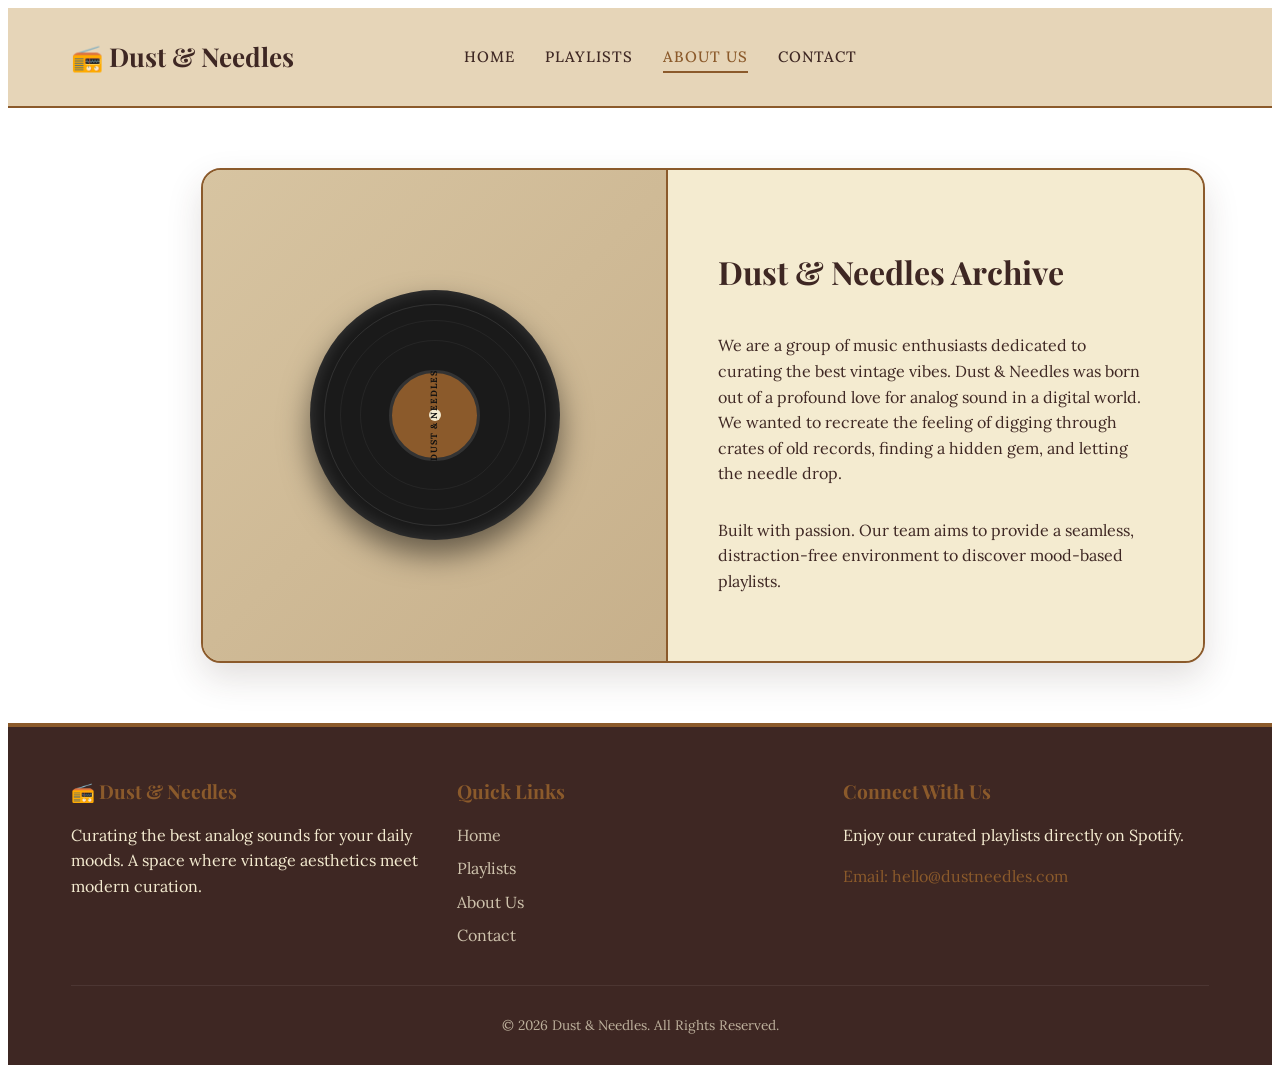
<file: about.html>
<!DOCTYPE html>
<html lang="en">
<head>
    <meta charset="UTF-8">
    <meta name="viewport" content="width=device-width, initial-scale=1.0">
    <title>About Us | Dust & Needles</title>
    <link href="https://fonts.googleapis.com/css2?family=Playfair+Display:ital,wght@0,600;0,700;1,600&family=Lora:wght@400;500&display=swap" rel="stylesheet">
    <link rel="stylesheet" href="css/style.css">
    <style>
        /* Sini kita paksa keseluruhan skrin HTML dan Body guna wallpaper kereta retro anda */
        html, body.custom-about-page {
            background-image: url('https://i.pinimg.com/736x/0c/e2/f4/0ce2f4c811ae0712e2dce94571bc6ae1.jpg') !important;
            background-repeat: no-repeat !important;
            background-position: center !important;
            background-size: cover !important;
            background-attachment: fixed !important;
            background-color: transparent !important;
        }
        
        /* Kita buang sebarang warna background kelabu/krim yang menutup gambar pada bahagian kad */
        .custom-about-page .split-card-wrapper {
            background: transparent !important;
            background-color: transparent !important;
        }
    </style>
</head>
<!-- Kita tukar class body supaya fail style.css lama tidak dapat kacau halaman ini -->
<body class="custom-about-page">
    <header>
        <a href="index.html" class="logo">📻 Dust & Needles</a>
        <button class="mobile-menu-btn" onclick="toggleMenu()">☰</button>
        <nav>
            <ul id="nav-links">
                <li><a href="index.html">Home</a></li>
                <li><a href="playlists.html">Playlists</a></li>
                <li><a href="about.html" class="active">About Us</a></li>
                <li><a href="contact.html">Contact</a></li>
            </ul>
        </nav>
    </header>

    <main class="split-card-wrapper">
        <div class="split-card">
            
            <!-- Bahagian Kiri: Piring Hitam (Saiz Normal) -->
            <div class="split-vinyl-side">
                <div class="vinyl-medium spin">
                    <div class="vinyl-grooves-medium"></div>
                    <div class="vinyl-label-medium">
                        <span class="vertical-text-label">DUST & NEEDLES</span>
                        <div class="vinyl-hole" style="width: 12px; height: 12px;"></div>
                    </div>
                </div>
            </div>
            
            <!-- Bahagian Kanan: Teks About Us -->
            <div class="split-content-side">
                <h2 style="font-family: 'Playfair Display', serif; font-size: 32px; color: var(--text-dark); margin-bottom: 20px;">Dust & Needles Archive</h2>
                <p style="margin-bottom: 15px;">We are a group of music enthusiasts dedicated to curating the best vintage vibes. Dust & Needles was born out of a profound love for analog sound in a digital world. We wanted to recreate the feeling of digging through crates of old records, finding a hidden gem, and letting the needle drop.</p>
                <p>Built with passion. Our team aims to provide a seamless, distraction-free environment to discover mood-based playlists.</p>
            </div>

        </div>
    </main>

    <footer class="premium-footer">
        <div class="footer-container">
            <div class="footer-about">
                <h3>📻 Dust & Needles</h3>
                <p>Curating the best analog sounds for your daily moods. A space where vintage aesthetics meet modern curation.</p>
            </div>
            <div class="footer-links">
                <h3>Quick Links</h3>
                <ul>
                    <li><a href="index.html">Home</a></li>
                    <li><a href="playlists.html">Playlists</a></li>
                    <li><a href="about.html">About Us</a></li>
                    <li><a href="contact.html">Contact</a></li>
                </ul>
            </div>
            <div class="footer-social">
                <h3>Connect With Us</h3>
                <p>Enjoy our curated playlists directly on Spotify.</p>
                <p style="margin-top: 10px; color: var(--accent-gold);">Email: hello@dustneedles.com</p>
            </div>
        </div>
        <div class="footer-bottom">
            <p>&copy; 2026 Dust & Needles. All Rights Reserved.</p>
        </div>
    </footer>

    <script src="js/script.js"></script>
</body>
</html>
</file>
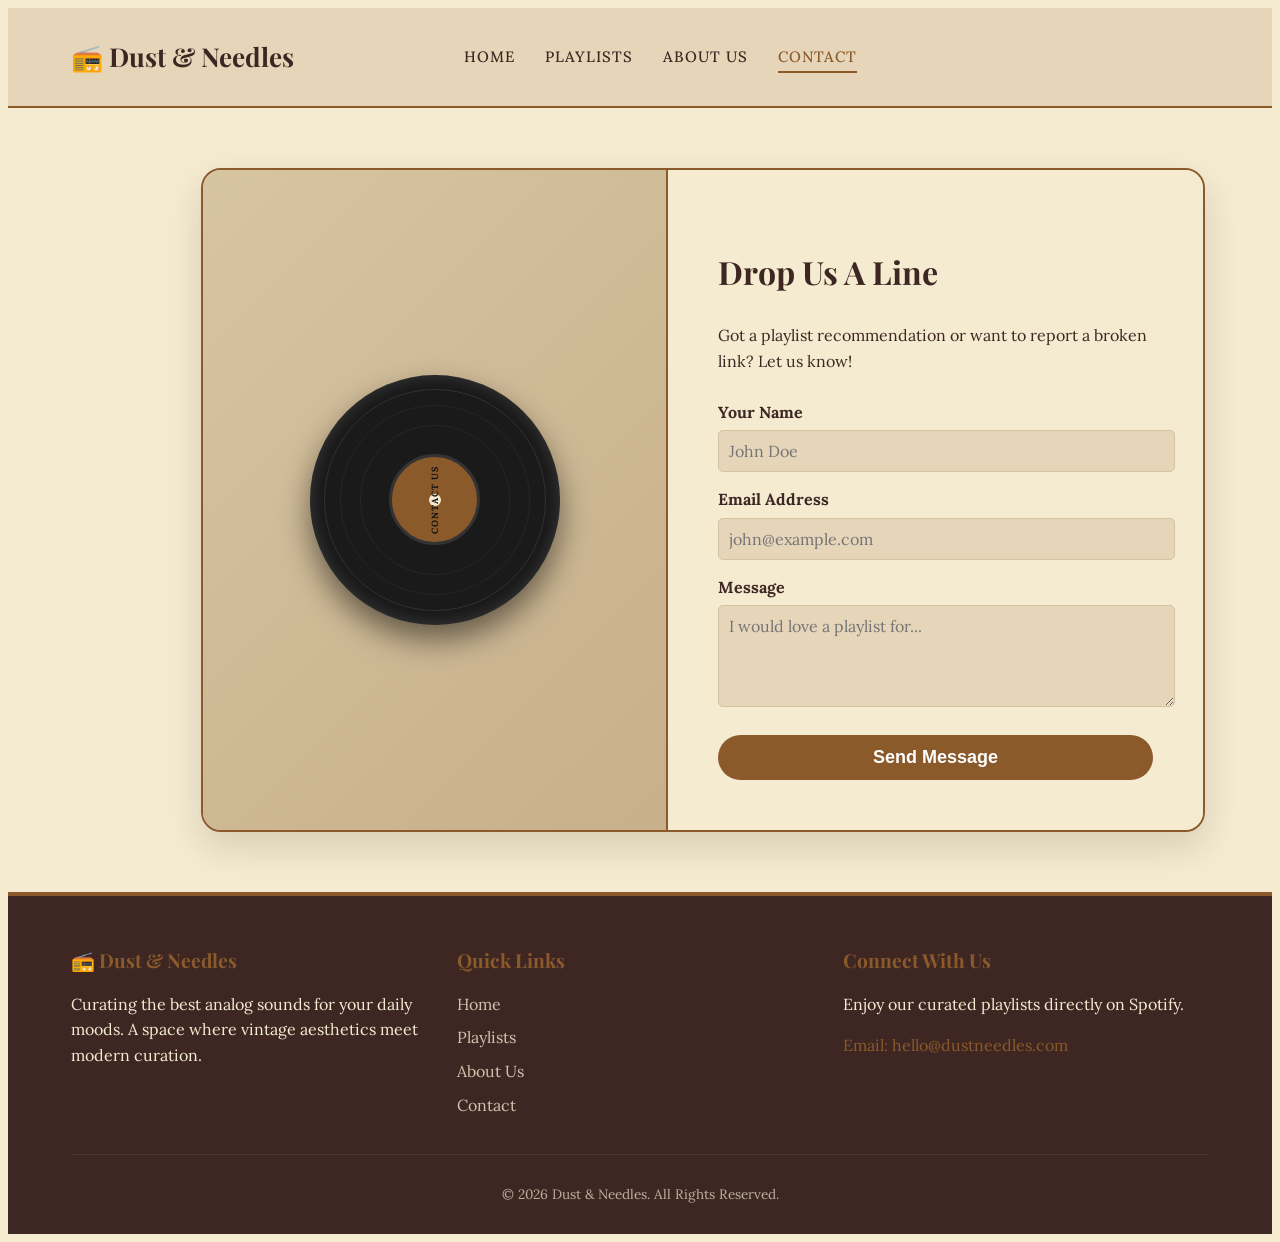
<file: contact.html>
<!DOCTYPE html>
<html lang="en">
<head>
    <meta charset="UTF-8">
    <meta name="viewport" content="width=device-width, initial-scale=1.0">
    <title>Contact | Dust & Needles</title>
    <link href="https://fonts.googleapis.com/css2?family=Playfair+Display:ital,wght@0,600;0,700;1,600&family=Lora:wght@400;500&display=swap" rel="stylesheet">
    <link rel="stylesheet" href="css/style.css">
    <style>
        body {
            background-image: url('https://i.pinimg.com/1200x/ec/8b/f7/ec8bf7c94e73e8db47d1950c84b60f38.jpg');
            background-repeat: no-repeat;
            background-position: center;
            background-size: cover;
            background-attachment: fixed;
        }
    </style>
</head>
<body>
    <header>
        <a href="index.html" class="logo">📻 Dust & Needles</a>
        <button class="mobile-menu-btn" onclick="toggleMenu()">☰</button>
        <nav>
            <ul id="nav-links">
                <li><a href="index.html">Home</a></li>
                <li><a href="playlists.html">Playlists</a></li>
                <li><a href="about.html">About Us</a></li>
                <li><a href="contact.html" class="active">Contact</a></li>
            </ul>
        </nav>
    </header>

    <main class="split-card-wrapper">
        <div class="split-card">
            <div class="split-vinyl-side">
                <div class="vinyl-medium spin">
                    <div class="vinyl-grooves-medium"></div>
                    <div class="vinyl-label-medium">
                        <span class="vertical-text-label">CONTACT US</span>
                        <div class="vinyl-hole" style="width: 12px; height: 12px;"></div>
                    </div>
                </div>
            </div>
            <div class="split-content-side">
                <h2 style="font-family: 'Playfair Display', serif; font-size: 32px; color: var(--text-dark); margin-bottom: 10px;">Drop Us A Line</h2>
                <p style="margin-bottom: 25px;">Got a playlist recommendation or want to report a broken link? Let us know!</p>
                
                <form action="https://formsubmit.co/saiyidahyusofs.work@gmail.com" method="POST" style="width: 100%;">
                    <input type="hidden" name="_autoresponse" value="Hi! Terima kasih kerana menghubungi Dust & Needles. Kami telah menerima mesej anda dan akan membalas segera.">
                    <input type="hidden" name="_next" value="https://dust-needles.netlify.app/contact.html">
                    <input type="hidden" name="_captcha" value="false">

                    <div class="form-group" style="margin-bottom: 15px;">
                        <label for="name" style="display: block; margin-bottom: 5px; font-weight: bold;">Your Name</label>
                        <input type="text" name="name" id="name" required placeholder="John Doe" style="width: 100%; padding: 10px; border-radius: 5px; border: 1px solid var(--border-color); background: var(--bg-paper);">
                    </div>
                    <div class="form-group" style="margin-bottom: 15px;">
                        <label for="email" style="display: block; margin-bottom: 5px; font-weight: bold;">Email Address</label>
                        <input type="email" name="email" id="email" required placeholder="john@example.com" style="width: 100%; padding: 10px; border-radius: 5px; border: 1px solid var(--border-color); background: var(--bg-paper);">
                    </div>
                    <div class="form-group" style="margin-bottom: 20px;">
                        <label for="message" style="display: block; margin-bottom: 5px; font-weight: bold;">Message</label>
                        <textarea name="message" id="message" rows="4" required placeholder="I would love a playlist for..." style="width: 100%; padding: 10px; border-radius: 5px; border: 1px solid var(--border-color); background: var(--bg-paper);"></textarea>
                    </div>
                    <button type="submit" class="submit-btn" style="width: 100%; padding: 12px; border-radius: 30px;">Send Message</button>
                </form>
            </div>
        </div>
    </main>

    <footer class="premium-footer">
        <div class="footer-container">
            <div class="footer-about">
                <h3>📻 Dust & Needles</h3>
                <p>Curating the best analog sounds for your daily moods. A space where vintage aesthetics meet modern curation.</p>
            </div>
            <div class="footer-links">
                <h3>Quick Links</h3>
                <ul>
                    <li><a href="index.html">Home</a></li>
                    <li><a href="playlists.html">Playlists</a></li>
                    <li><a href="about.html">About Us</a></li>
                    <li><a href="contact.html">Contact</a></li>
                </ul>
            </div>
            <div class="footer-social">
                <h3>Connect With Us</h3>
                <p>Enjoy our curated playlists directly on Spotify.</p>
                <p style="margin-top: 10px; color: var(--accent-gold);">Email: hello@dustneedles.com</p>
            </div>
        </div>
        <div class="footer-bottom">
            <p>&copy; 2026 Dust & Needles. All Rights Reserved.</p>
        </div>
    </footer>

    <script src="js/script.js"></script>
</body>
</html>
</file>
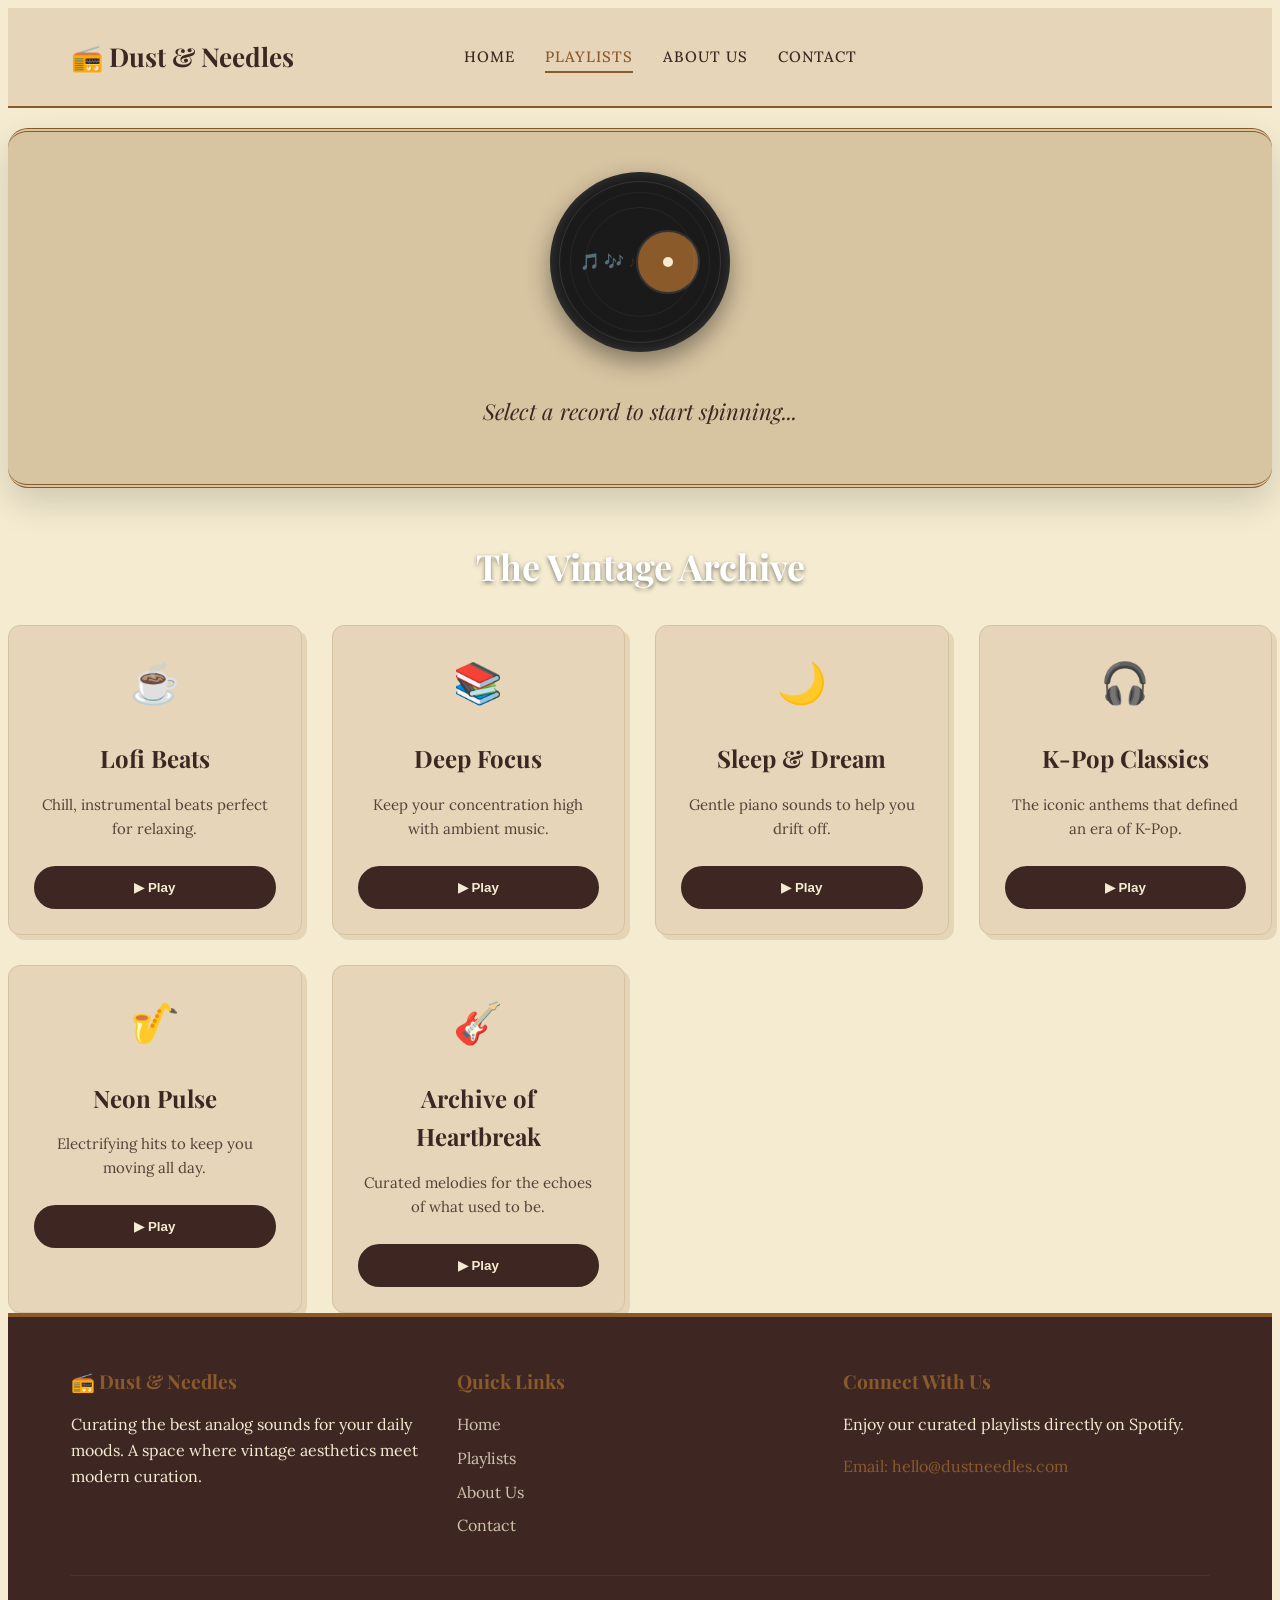
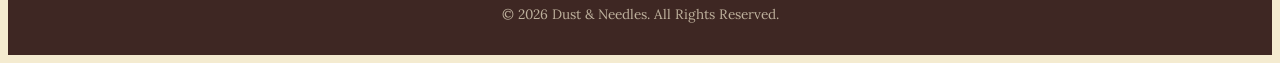
<file: playlists.html>
<!DOCTYPE html>
<html lang="en">
<head>
    <meta charset="UTF-8">
    <meta name="viewport" content="width=device-width, initial-scale=1.0">
    <title>Playlists | Dust & Needles</title>
    <link href="https://fonts.googleapis.com/css2?family=Playfair+Display:ital,wght@0,600;0,700;1,600&family=Lora:wght@400;500&display=swap" rel="stylesheet">
    <link rel="stylesheet" href="css/style.css">
    
    <style>
        body {
            /* Menggunakan gambar baharu pilihan anda (fc1344...) secara 100% tanpa sebarang lapisan lutsinar */
            background-image: url('https://i.pinimg.com/736x/fc/13/44/fc1344f4904563523421a0b3b2076041.jpg') !important;
            background-size: cover !important;
            background-position: center !important;
            background-attachment: fixed !important; /* Gambar kekal statik bila scroll ke bawah */
        }
        
        /* Kotak player utama dibuat sepenuhnya padat (solid background) */
        .player-section {
            background: #d7c4a1 !important; /* Warna krim pekat padat */
            box-shadow: 0 15px 35px rgba(0,0,0,0.15);
            border-radius: 20px;
            margin-top: 20px;
        }

        /* Kotak kad lagu dibuat sepenuhnya padat (solid background) */
        .playlist-card {
            background-color: #e6d5b8 !important; /* Warna kad asal tanpa kesan lutsinar */
        }

        /* MEMAKSA TAJUK UTAMA MENJADI WARNA PUTIH */
        .section-title {
            color: #ffffff !important;
            text-shadow: 0 2px 4px rgba(0, 0, 0, 0.5) !important; /* Sedikit bayang hitam supaya teks putih lebih timbul */
        }
    </style>
</head>
<body>
    <header>
        <a href="index.html" class="logo">📻 Dust & Needles</a>
        <button class="mobile-menu-btn" onclick="toggleMenu()">☰</button>
        <nav>
            <ul id="nav-links">
                <li><a href="index.html">Home</a></li>
                <li><a href="playlists.html" class="active">Playlists</a></li>
                <li><a href="about.html">About Us</a></li>
                <li><a href="contact.html">Contact</a></li>
            </ul>
        </nav>
    </header>

    <main>
        <section class="player-section">
            <div class="vinyl-container" id="vinyl-record">
                <div class="vinyl-grooves"></div>
                
                <div class="music-notes">
                    <span class="note note1">🎵</span>
                    <span class="note note2">🎶</span>
                    <span class="note note3">♪</span>
                </div>

                <div class="vinyl-label" id="vinyl-label">
                    <div class="vinyl-hole"></div>
                </div>
            </div>
            
            <p class="now-playing-title" id="status-text">Select a record to start spinning...</p>
            
            <div class="spotify-container" id="spotify-wrapper">
                <iframe id="spotify-player" src="" width="100%" height="152" frameBorder="0" allowfullscreen="" allow="autoplay; clipboard-write; encrypted-media; fullscreen; picture-in-picture" loading="lazy"></iframe>
            </div>
        </section>

        <h2 class="section-title">The Vintage Archive</h2>
        
        <div class="playlist-grid">
            <div class="playlist-card">
                <div class="playlist-icon">☕</div>
                <h3>Lofi Beats</h3>
                <p>Chill, instrumental beats perfect for relaxing.</p>
                <button class="play-btn" onclick="playSpotify('0vvXsWCC9xrXsKd4FyS8kM', 'Lofi Beats', '#8B5A2B')">▶ Play</button>
            </div> 
            
            <div class="playlist-card">
                <div class="playlist-icon">📚</div>
                <h3>Deep Focus</h3>
                <p>Keep your concentration high with ambient music.</p>
                <button class="play-btn" onclick="playSpotify('0oPyDVNdgcPFAWmOYSK7O1', 'Deep Focus', '#4A6741')">▶ Play</button>
            </div>
            
            <div class="playlist-card">
                <div class="playlist-icon">🌙</div>
                <h3>Sleep & Dream</h3>
                <p>Gentle piano sounds to help you drift off.</p>
                <button class="play-btn" onclick="playSpotify('3MKsznGQxZFaw4Wb0GJ564', 'Sleep & Dream', '#2C3E50')">▶ Play</button>
            </div>
            
            <div class="playlist-card">
                <div class="playlist-icon">🎧</div>
                <h3>K-Pop Classics</h3>
                <p>The iconic anthems that defined an era of K-Pop.</p>
                <button class="play-btn" onclick="playSpotify('3Ir5YWemOTGRRfXgROrsDV', 'K-Pop Classics', '#8E44AD')">▶ Play</button>
            </div>

            <div class="playlist-card">
                <div class="playlist-icon">🎷</div>
                <h3>Neon Pulse</h3>
                <p>Electrifying hits to keep you moving all day.</p>
                <button class="play-btn" onclick="playSpotify('1WH6WVBwPBz35ZbWsgCpgr', 'Neon Pulse', '#800020')">▶ Play</button>
            </div>

            <div class="playlist-card">
                <div class="playlist-icon">🎸</div>
                <h3>Archive of Heartbreak</h3>
                <p>Curated melodies for the echoes of what used to be.</p>
                <button class="play-btn" onclick="playSpotify('5YhjEIWz3B8QGIeJFrV9wN', 'Archive of Heartbreak', '#D35400')">▶ Play</button>
            </div>
        </div>
    </main>

    <footer class="premium-footer">
        <div class="footer-container">
            <div class="footer-about">
                <h3>📻 Dust & Needles</h3>
                <p>Curating the best analog sounds for your daily moods. A space where vintage aesthetics meet modern curation.</p>
            </div>
            <div class="footer-links">
                <h3>Quick Links</h3>
                <ul>
                    <li><a href="index.html">Home</a></li>
                    <li><a href="playlists.html">Playlists</a></li>
                    <li><a href="about.html">About Us</a></li>
                    <li><a href="contact.html">Contact</a></li>
                </ul>
            </div>
            <div class="footer-social">
                <h3>Connect With Us</h3>
                <p>Enjoy our curated playlists directly on Spotify.</p>
                <p style="margin-top: 10px; color: var(--accent-gold);">Email: hello@dustneedles.com</p>
            </div>
        </div>
        <div class="footer-bottom">
            <p>&copy; 2026 Dust & Needles. All Rights Reserved.</p>
        </div>
    </footer>

    <script src="js/script.js"></script>
</body>
</html>
</file>
<file: css/style.css>
/* =========================================
DUST & NEEDLES | VINTAGE THEME CSS
========================================= */

:root {
/* Vintage Color Palette */
--bg-cream: #F4EBD0;
--bg-paper: #E6D5B8;
--text-dark: #3E2723;
--accent-gold: #8B5A2B;
--accent-hover: #633E1D;
--vinyl-black: #1A1A1A;
--border-color: #D4C3A3;

/* Typography */
--font-heading: 'Playfair Display', serif;
--font-body: 'Lora', serif;


}

/* --- CUSTOM SCROLLBAR --- */
::-webkit-scrollbar { width: 14px; }
::-webkit-scrollbar-track { background: var(--bg-cream); border-left: 1px solid var(--border-color); }
::-webkit-scrollbar-thumb { background: var(--accent-gold); border-radius: 10px; border: 3px solid var(--bg-cream); }
::-webkit-scrollbar-thumb:hover { background: var(--text-dark); }

{
margin: 0;
padding: 0;
box-sizing: border-box;
scroll-behavior: smooth;
}

body {
font-family: var(--font-body);
background-color: var(--bg-cream);
color: var(--text-dark);
line-height: 1.6;
display: flex;
flex-direction: column;
min-height: 100vh;
overflow-x: hidden;
}

/* --- NAVIGATION BAR (MENU DI TENGAH) --- */
header {
background-color: var(--bg-paper);
border-bottom: 2px solid var(--accent-gold);
padding: 20px 5%;
display: flex;
align-items: center;
position: relative;
justify-content: center;
}

.logo {
font-family: var(--font-heading);
font-size: 26px;
font-weight: bold;
color: var(--text-dark);
text-decoration: none;
display: flex;
align-items: center;
position: absolute;
left: 5%;
}

nav ul {
list-style: none;
display: flex;
gap: 30px;
}

nav a {
color: var(--text-dark);
text-decoration: none;
font-weight: 500;
font-size: 15px;
text-transform: uppercase;
letter-spacing: 1px;
transition: color 0.3s, border-bottom 0.3s;
padding-bottom: 5px;
border-bottom: 2px solid transparent;
}

nav a:hover, nav a.active {
color: var(--accent-gold);
border-bottom: 2px solid var(--accent-gold);
}

.mobile-menu-btn {
display: none;
}

/* --- MAIN CONTENT AREA --- */
main {
flex: 1;
width: 100%;
}

.content-wrapper {
padding: 50px 5%;
max-width: 1200px;
margin: 0 auto;
}

.section-title {
font-family: var(--font-heading);
font-size: 36px;
text-align: center;
margin: 40px 0 30px 0;
color: var(--text-dark);
}

.text-content {
font-size: 18px;
text-align: center;
line-height: 1.8;
}

/* --- VINYL PLAYER SECTION (UNTUK PLAYLIST) --- */
.player-section {
background: linear-gradient(135deg, #d7c4a1, #c7b08b);
padding: 40px 20px;
text-align: center;
border-top: 4px double var(--accent-gold);
border-bottom: 4px double var(--accent-gold);
margin-bottom: 50px;
display: flex;
flex-direction: column;
align-items: center;
}

.vinyl-container {
width: 180px;
height: 180px;
margin: 0 auto 20px auto;
position: relative;
background-color: #1A1A1A;
border-radius: 50%;
display: flex;
align-items: center;
justify-content: center;
box-shadow: 0 10px 25px rgba(0,0,0,0.4), inset 0 0 15px rgba(255,255,255,0.15);
}

.vinyl-label {
width: 60px;
height: 60px;
background-color: var(--accent-gold);
border-radius: 50%;
display: flex;
align-items: center;
justify-content: center;
border: 2px solid #333;
transition: background-color 0.5s;
}

.vinyl-hole { width: 10px; height: 10px; background-color: var(--bg-cream); border-radius: 50%; }
.vinyl-grooves { position: absolute; width: 160px; height: 160px; border-radius: 50%; border: 1px solid rgba(255,255,255,0.1); }
.vinyl-grooves::before, .vinyl-grooves::after { content: ''; position: absolute; border-radius: 50%; border: 1px solid rgba(255,255,255,0.05); }
.vinyl-grooves::before { top: 10px; left: 10px; right: 10px; bottom: 10px; }
.vinyl-grooves::after { top: 25px; left: 25px; right: 25px; bottom: 25px; }
.spin { animation: spinRecord 2s linear infinite; }

.now-playing-title { font-family: var(--font-heading); font-size: 22px; margin-bottom: 15px; font-style: italic; }
.spotify-container { width: 100%; max-width: 600px; height: 0; transition: height 0.3s ease; overflow: hidden; border-radius: 12px; }
.spotify-container.active { height: 152px; }

/* --- PLAYLIST GRID --- */
.playlist-grid { display: grid; grid-template-columns: repeat(auto-fill, minmax(280px, 1fr)); gap: 30px; }
.playlist-card { background-color: var(--bg-paper); border: 1px solid var(--border-color); border-radius: 12px; padding: 25px; text-align: center; box-shadow: 5px 5px 0px rgba(139, 90, 43, 0.15); transition: transform 0.2s, box-shadow 0.2s; }
.playlist-card:hover { transform: translateY(-5px); box-shadow: 8px 8px 0px rgba(139, 90, 43, 0.3); }
.playlist-icon { font-size: 40px; margin-bottom: 15px; }
.playlist-card h3 { font-family: var(--font-heading); font-size: 24px; margin-bottom: 10px; }
.playlist-card p { font-size: 15px; opacity: 0.85; margin-bottom: 25px; }
.play-btn { background-color: var(--text-dark); color: var(--bg-cream); border: 2px solid var(--text-dark); padding: 12px 20px; border-radius: 30px; cursor: pointer; transition: all 0.3s; width: 100%; font-weight: bold; }
.play-btn:hover { background-color: transparent; color: var(--text-dark); }

/* --- FORMS & BUTTONS --- */
.contact-form { max-width: 600px; margin: 0 auto; background: var(--bg-paper); padding: 30px; border-radius: 12px; border: 1px solid var(--border-color); }
.form-group { margin-bottom: 20px; text-align: left; }
.form-group label { display: block; margin-bottom: 8px; font-weight: bold; }
.form-group input, .form-group textarea { width: 100%; padding: 12px; border: 1px solid var(--border-color); background-color: var(--bg-cream); border-radius: 6px; font-family: var(--font-body); font-size: 16px; }
.submit-btn { background-color: var(--accent-gold); color: white; border: none; padding: 15px 30px; font-size: 18px; font-weight: bold; border-radius: 6px; cursor: pointer; transition: background 0.3s; text-decoration: none; display: inline-block; }
.submit-btn:hover { background-color: var(--accent-hover); }

/* --- FOOTER PREMIUM (Dikecilkan) --- */
.premium-footer { background-color: var(--text-dark); color: var(--bg-cream); padding: 30px 5% 15px 5%; margin-top: auto; border-top: 4px solid var(--accent-gold); }
.footer-container { display: grid; grid-template-columns: repeat(auto-fit, minmax(200px, 1fr)); gap: 20px; max-width: 1200px; margin: 0 auto; text-align: left; }
.footer-container h3 { font-family: var(--font-heading); color: var(--accent-gold); margin-bottom: 15px; font-size: 1.2rem; }
.footer-links ul { list-style: none; padding: 0; }
.footer-links li { margin-bottom: 8px; }
.footer-links a { color: var(--bg-cream); text-decoration: none; transition: 0.3s; opacity: 0.8; }
.footer-links a:hover { color: var(--accent-gold); opacity: 1; padding-left: 5px; }
.footer-bottom { text-align: center; padding-top: 15px; margin-top: 20px; border-top: 1px solid rgba(255,255,255,0.1); font-size: 0.85rem; opacity: 0.7; }

/* =========================================
REKAAN BARU UNTUK MUKA DEPAN (HOME SPLIT)
========================================= */
.home-container {
flex: 1;
width: 100%;
max-width: 1200px;
margin: 0 auto;
padding: 60px 5%;
display: flex;
align-items: center;
}

.hero-split {
display: grid;
grid-template-columns: 1fr 1fr;
gap: 50px;
align-items: center;
width: 100%;
}

.hero-text-part h1 {
font-family: var(--font-heading);
font-size: 3.5rem;
color: var(--text-dark);
margin-bottom: 20px;
line-height: 1.2;
}

.hero-text-part h1 .highlight { color: var(--accent-gold); font-style: italic; }

.hero-text-part p {
font-size: 18px;
color: var(--text-dark);
margin-bottom: 30px;
line-height: 1.8;
opacity: 0.9;
}

/* GAMBAR COLLAGE BERTINDIH */
.hero-visual-collage {
display: flex;
justify-content: center;
align-items: center;
margin-top: 20px;
}

.collage-wrapper {
position: relative;
width: 100%;
max-width: 440px;
height: 440px;
animation: softFloat 7s ease-in-out infinite;
}

.sleeve-jacket {
position: absolute;
width: 280px;
height: 280px;
background: #111;
border-radius: 8px;
box-shadow: 0 20px 40px rgba(62, 39, 35, 0.4);
border: 1px solid rgba(0,0,0,0.1);
z-index: 2;
overflow: hidden;
transform: rotate(-4deg) translate(-25px, -25px);
transition: transform 0.5s;
}

.sleeve-jacket img { width: 100%; height: 100%; object-fit: cover; filter: sepia(20%) contrast(105%); }

.vinyl-disc-spin {
position: absolute;
width: 265px;
height: 265px;
background: repeating-radial-gradient(circle, #181818, #111111 2px, #222222 4px, #111111 5px);
border-radius: 50%;
box-shadow: 0 10px 30px rgba(62, 39, 35, 0.5);
z-index: 1;
transform: translate(65px, -15px);
display: flex;
justify-content: center;
align-items: center;
animation: spinRecord 18s linear infinite;
}

.vinyl-center-gold { width: 90px; height: 90px; border-radius: 50%; background: var(--accent-gold); border: 4px solid #111; display: flex; justify-content: center; align-items: center; }
.vinyl-center-hole { width: 12px; height: 12px; background: #000; border-radius: 50%; }

.polaroid-photo {
position: absolute;
bottom: 15px;
right: 0px;
width: 180px;
background: #FAF8F5;
padding: 10px 10px 25px;
box-shadow: 10px 15px 35px rgba(62, 39, 35, 0.3);
transform: rotate(8deg);
z-index: 3;
border-radius: 2px;
transition: transform 0.5s;
}

.polaroid-photo img { width: 100%; height: 140px; object-fit: cover; filter: sepia(15%) contrast(98%); border: 1px solid rgba(0,0,0,0.05); }

.polaroid-caption { font-family: var(--font-heading); color: #2b2824; text-align: center; font-size: 0.9rem; margin-top: 10px; font-style: italic; font-weight: 600; }

.tape-strip { position: absolute; top: -12px; left: 35%; width: 60px; height: 22px; background: rgba(222, 215, 195, 0.6); transform: rotate(-6deg); border-left: 1px dashed rgba(0,0,0,0.1); border-right: 1px dashed rgba(0,0,0,0.1); }

.collage-wrapper:hover .sleeve-jacket { transform: rotate(-1deg) translate(-35px, -30px); }
.collage-wrapper:hover .polaroid-photo { transform: rotate(3deg) scale(1.04); }

@keyframes softFloat { 0% { transform: translateY(0px) rotate(0deg); } 50% { transform: translateY(-12px) rotate(1deg); } 100% { transform: translateY(0px) rotate(0deg); } }
@keyframes spinRecord { from { transform: rotate(0deg); } to { transform: rotate(360deg); } }

/* Responsive untuk fon bimbit */
@media (max-width: 768px) {
header { justify-content: space-between; }
.logo { position: static; }
.mobile-menu-btn { display: block; background: none; border: none; font-size: 24px; color: var(--text-dark); cursor: pointer; }
nav ul { display: none; flex-direction: column; position: absolute; top: 100%; left: 0; width: 100%; background: var(--bg-paper); padding: 20px; z-index: 10; text-align: center; box-shadow: 0 4px 6px rgba(0,0,0,0.1); }
nav ul.show { display: flex; }

/* Layout Home Untuk Fon Bimbit */
.hero-split { grid-template-columns: 1fr; text-align: center; }
.collage-wrapper { margin-top: 30px; transform: scale(0.85); margin-left: -20px; }


}


/* --- KAD BERKEMBAR UNTUK ABOUT & CONTACT --- */
.split-card-wrapper {
    padding: 60px 5%;
    display: flex;
    justify-content: center;
    align-items: center;
    flex: 1;
    width: 100%;
}

.split-card {
    background-color: var(--bg-paper);
    border-radius: 20px;
    box-shadow: 0 15px 35px rgba(62, 39, 35, 0.15);
    display: flex;
    max-width: 1000px;
    width: 100%;
    overflow: hidden;
    border: 2px solid var(--accent-gold);
}

.split-vinyl-side {
    flex: 1;
    background: linear-gradient(135deg, #d7c4a1, #c7b08b);
    display: flex;
    justify-content: center;
    align-items: center;
    padding: 50px;
    border-right: 2px solid var(--accent-gold);
}

.split-content-side {
    flex: 1.2;
    padding: 50px;
    background-color: var(--bg-cream);
    display: flex;
    flex-direction: column;
    justify-content: center;
}

/* Saiz Piring Hitam (Tetap & Tak Terlalu Besar) */
.vinyl-medium {
    width: 250px;
    height: 250px;
    background-color: #1A1A1A;
    border-radius: 50%;
    position: relative;
    display: flex;
    align-items: center;
    justify-content: center;
    box-shadow: 0 15px 30px rgba(0,0,0,0.5), inset 0 0 15px rgba(255,255,255,0.15);
}

.vinyl-label-medium {
    width: 85px;
    height: 85px;
    background-color: var(--accent-gold);
    border-radius: 50%;
    display: flex;
    align-items: center;
    justify-content: center;
    border: 3px solid #333;
    position: relative;
}

.vertical-text-label {
    font-size: 9px;
    transform: rotate(-90deg);
    position: absolute;
    color: #111;
    font-weight: bold;
    letter-spacing: 1px;
    white-space: nowrap;
}

.vinyl-grooves-medium {
    position: absolute;
    width: 220px;
    height: 220px;
    border-radius: 50%;
    border: 1px solid rgba(255,255,255,0.1);
}
.vinyl-grooves-medium::before, .vinyl-grooves-medium::after {
    content: '';
    position: absolute;
    border-radius: 50%;
    border: 1px solid rgba(255,255,255,0.05);
}
.vinyl-grooves-medium::before { top: 15px; left: 15px; right: 15px; bottom: 15px; }
.vinyl-grooves-medium::after { top: 35px; left: 35px; right: 35px; bottom: 35px; }

@media (max-width: 768px) {
    .split-card { flex-direction: column; }
    .split-vinyl-side { border-right: none; border-bottom: 2px solid var(--accent-gold); padding: 40px 20px; }
    .split-content-side { padding: 30px 20px; }
}
</file>
